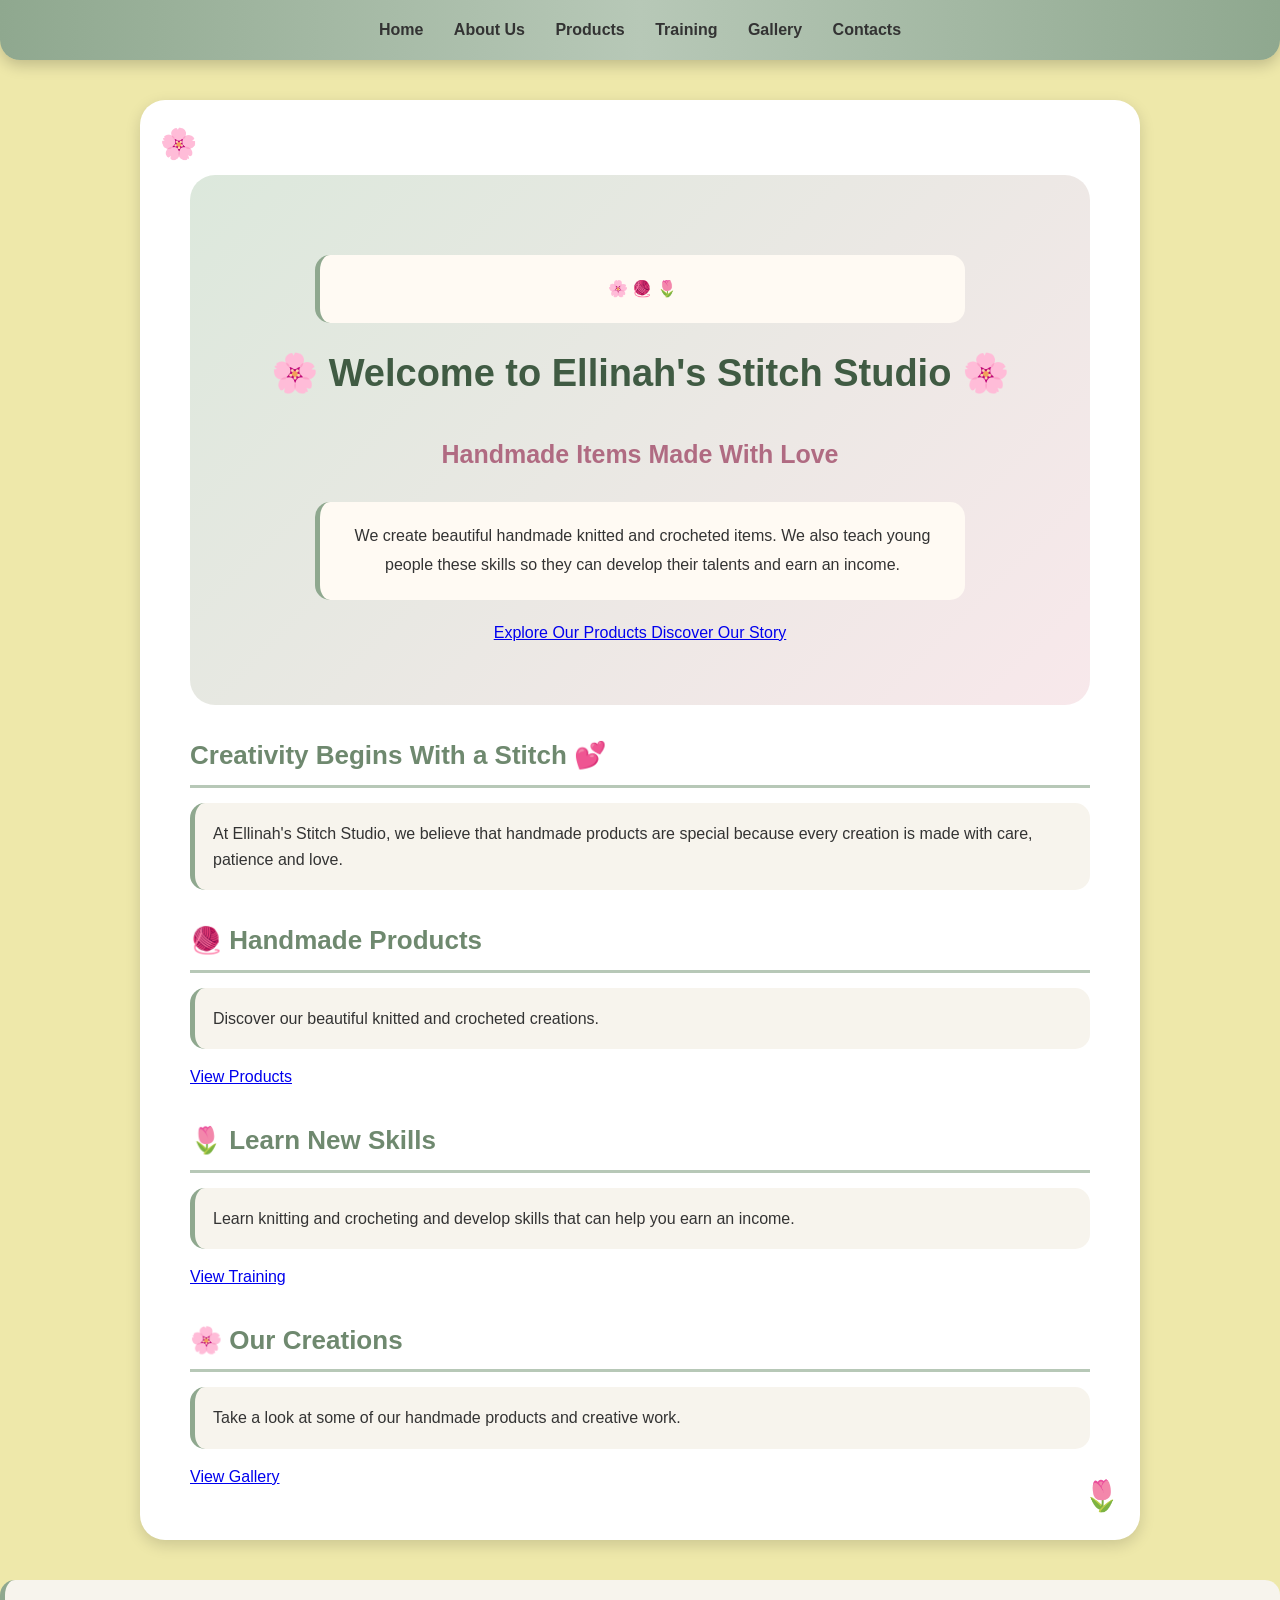
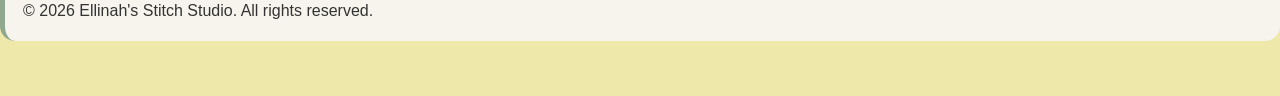
<file: index.html>
<!DOCTYPE html>
<html lang="en">
<head>
    <meta charset="UTF-8">
    <meta name="viewport" content="width=device-width, initial-scale=1.0">

    <title>Home - Ellinah's Stitch Studio</title>

    <link rel="stylesheet" href="style.css">
    <link rel="stylesheet" href="index.css">

    <script src="index.js" defer></script>
</head>

<body>

    <nav>
        <a href="index.html">Home</a>
        <a href="aboutus.html">About Us</a>
        <a href="products.html">Products</a>
        <a href="Training.html">Training</a>
        <a href="Gallery.html">Gallery</a>
        <a href="Contacts.html">Contacts</a>
    </nav>

    <main class="home-page">

        <section class="welcome">
            <div class="welcome-content">
                <p class="flower-decoration">🌸 🧶 🌷</p>

                <h1>Welcome to Ellinah's Stitch Studio</h1>

                <h2>Handmade Items Made With Love</h2>

                <p>
                    We create beautiful handmade knitted and
                    crocheted items. We also teach young people
                    these skills so they can develop their talents
                    and earn an income.
                </p>

                <a href="products.html" class="home-button">
                    Explore Our Products
                </a>

                <a href="aboutus.html" class="home-button">
                    Discover Our Story
                </a>
            </div>
        </section>

        <section class="home-introduction">
            <h2>Creativity Begins With a Stitch 💕</h2>

            <p>
                At Ellinah's Stitch Studio, we believe that
                handmade products are special because every
                creation is made with care, patience and love.
            </p>
        </section>

        <section class="home-features">

            <div class="feature-card">
                <h2>🧶 Handmade Products</h2>
                <p>
                    Discover our beautiful knitted and
                    crocheted creations.
                </p>
                <a href="products.html">View Products</a>
            </div>

            <div class="feature-card">
                <h2>🌷 Learn New Skills</h2>
                <p>
                    Learn knitting and crocheting and develop
                    skills that can help you earn an income.
                </p>
                <a href="Training.html">View Training</a>
            </div>

            <div class="feature-card">
                <h2>🌸 Our Creations</h2>
                <p>
                    Take a look at some of our handmade
                    products and creative work.
                </p>
                <a href="Gallery.html">View Gallery</a>
            </div>

        </section>

    </main>

    <footer>
        <p>&copy; 2026 Ellinah's Stitch Studio. All rights reserved.</p>
    </footer>

</body>
</html>
</file>
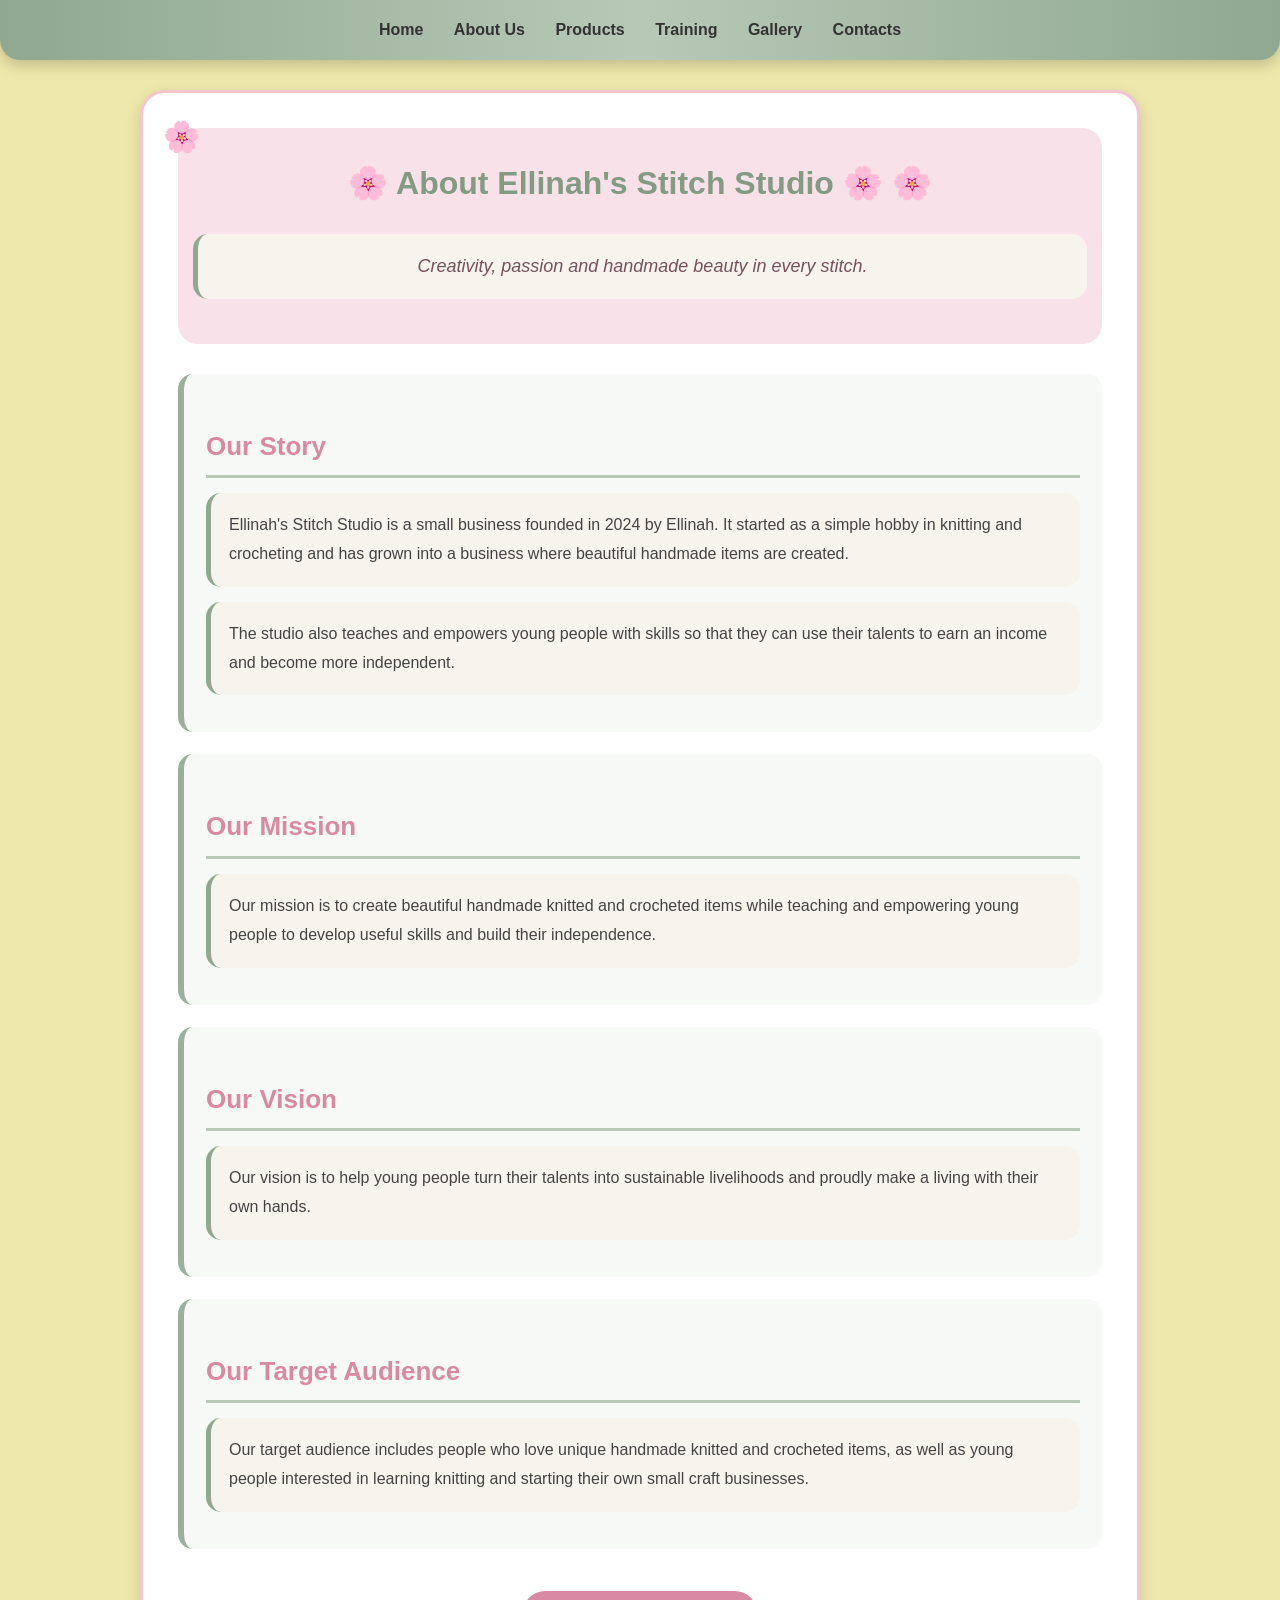
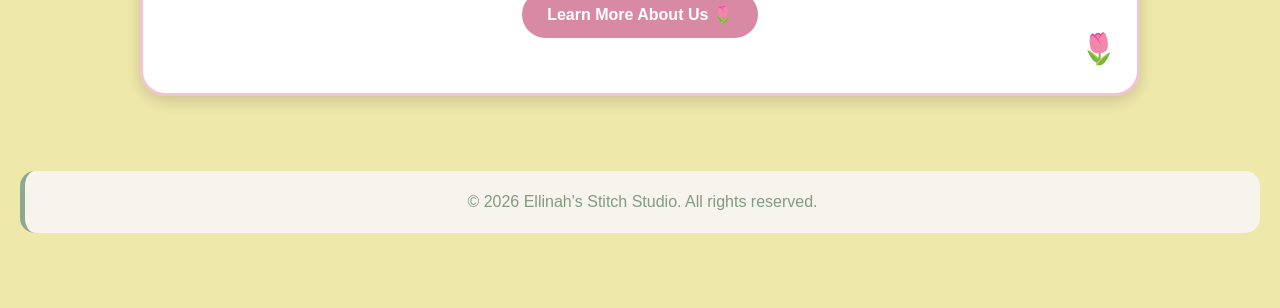
<file: aboutus.html>
<!DOCTYPE html>
<html lang="en">
<head>
    <meta charset="UTF-8">
    <meta name="viewport" content="width=device-width, initial-scale=1.0">

    <title>About Us - Ellinah's Stitch Studio</title>

    <link rel="stylesheet" href="style.css">
    <link rel="stylesheet" href="aboutus.css">

    <script src="aboutus.js" defer></script>
</head>
<body>

    <!-- Navigation -->
    <nav>
        <a href="index.html">Home</a>
        <a href="aboutus.html">About Us</a>
        <a href="products.html">Products</a>
        <a href="Training.html">Training</a>
        <a href="Gallery.html">Gallery</a>
        <a href="Contacts.html">Contacts</a>
    </nav>

    <main class="about-page">

        <section class="about-heading">
            <h1>About Ellinah's Stitch Studio 🌸</h1>
            <p class="about-intro">
                Creativity, passion and handmade beauty in every stitch.
            </p>
        </section>

        <section class="about-section">
            <h2>Our Story</h2>

            <p>
                Ellinah's Stitch Studio is a small business founded in
                2024 by Ellinah. It started as a simple hobby in knitting
                and crocheting and has grown into a business where
                beautiful handmade items are created.
            </p>

            <p>
                The studio also teaches and empowers young people with
                skills so that they can use their talents to earn an
                income and become more independent.
            </p>
        </section>

        <section class="about-section">
            <h2>Our Mission</h2>

            <p>
                Our mission is to create beautiful handmade knitted
                and crocheted items while teaching and empowering
                young people to develop useful skills and build
                their independence.
            </p>
        </section>

        <section class="about-section">
            <h2>Our Vision</h2>

            <p>
                Our vision is to help young people turn their talents
                into sustainable livelihoods and proudly make a living
                with their own hands.
            </p>
        </section>

        <section class="about-section">
            <h2>Our Target Audience</h2>

            <p>
                Our target audience includes people who love unique
                handmade knitted and crocheted items, as well as
                young people interested in learning knitting and
                starting their own small craft businesses.
            </p>
        </section>

        <section class="about-more">
            <button id="aboutButton" type="button">
                Learn More About Us 🌷
            </button>

            <p id="aboutMessage" hidden>
                Ellinah's Stitch Studio was founded in 2024.
                We create handmade knitted and crocheted products
                and help young people develop skills they can use
                to earn an income and start small craft businesses.
            </p>
        </section>

    </main>

    <footer>
        <p>&copy; 2026 Ellinah's Stitch Studio. All rights reserved.</p>
    </footer>

</body>
</html>
</file>
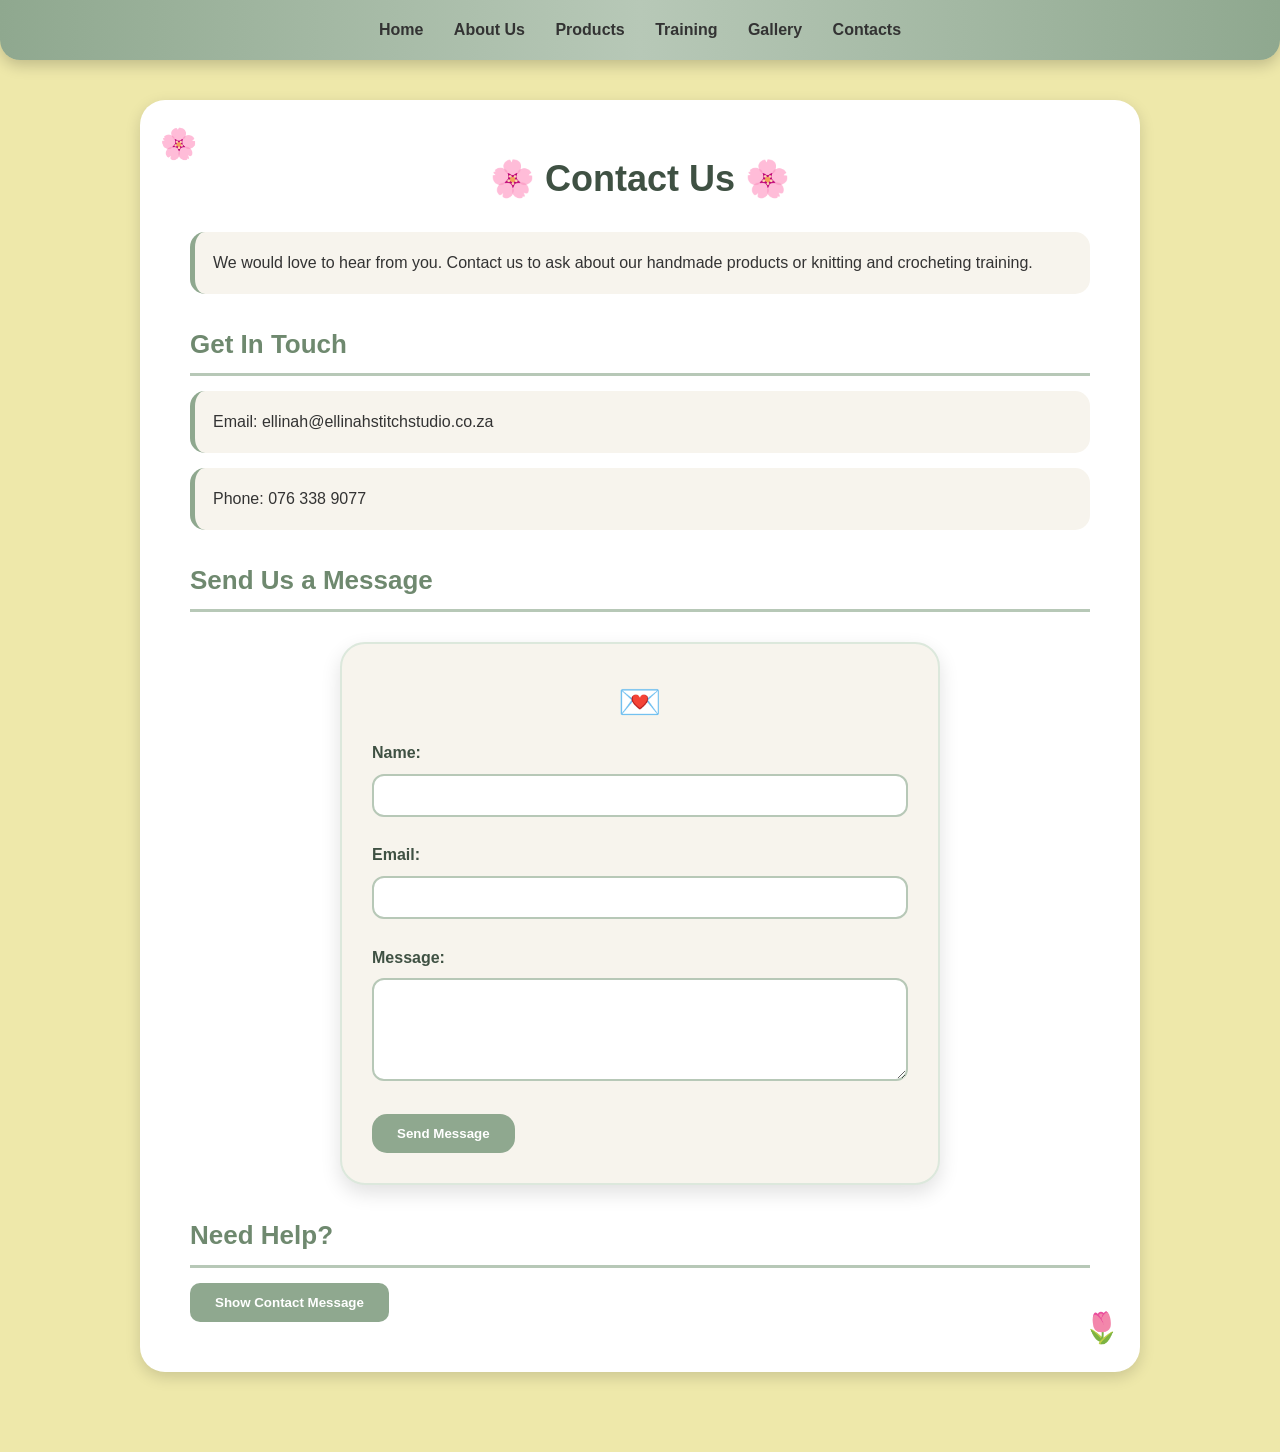
<file: Contacts.html>
<!DOCTYPE html>
<html lang="en">
<head>
    <meta charset="UTF-8">
    <meta name="viewport" content="width=device-width, initial-scale=1.0">

    <title>Contacts - Ellinah's Stitch Studio</title>

    <link rel="stylesheet" href="style.css">
    
    <script src="contacts.js" defer></script>
</head>
<body>

    <nav>
        <a href="index.html">Home</a>
        <a href="aboutus.html">About Us</a>
        <a href="products.html">Products</a>
        <a href="Training.html">Training</a>
        <a href="Gallery.html">Gallery</a>
        <a href="Contacts.html">Contacts</a>
    </nav>

    <main>
        <h1>Contact Us</h1>

        <p>
            We would love to hear from you. Contact us to ask about our
            handmade products or knitting and crocheting training.
        </p>

        <h2>Get In Touch</h2>

        <p>Email: ellinah@ellinahstitchstudio.co.za</p>
        <p>Phone: 076 338 9077</p>

        <h2>Send Us a Message</h2>

        <form>
            <label for="name">Name:</label><br>
            <input type="text" id="name" name="name" required><br><br>

            <label for="email">Email:</label><br>
            <input type="email" id="email" name="email" required><br><br>

            <label for="message">Message:</label><br>
            <textarea id="message" name="message" rows="5" required></textarea><br><br>

            <button type="submit">Send Message</button>
        </form>

        <h2>Need Help?</h2>

        <button id="contactButton" type="button">
            Show Contact Message
        </button>

        <p id="contactMessage" hidden>
            Thank you for visiting Ellinah's Stitch Studio!
            Contact us to learn more about our handmade products
            and knitting and crocheting training.
        </p>
    </main>

</body>
</html>
</file>
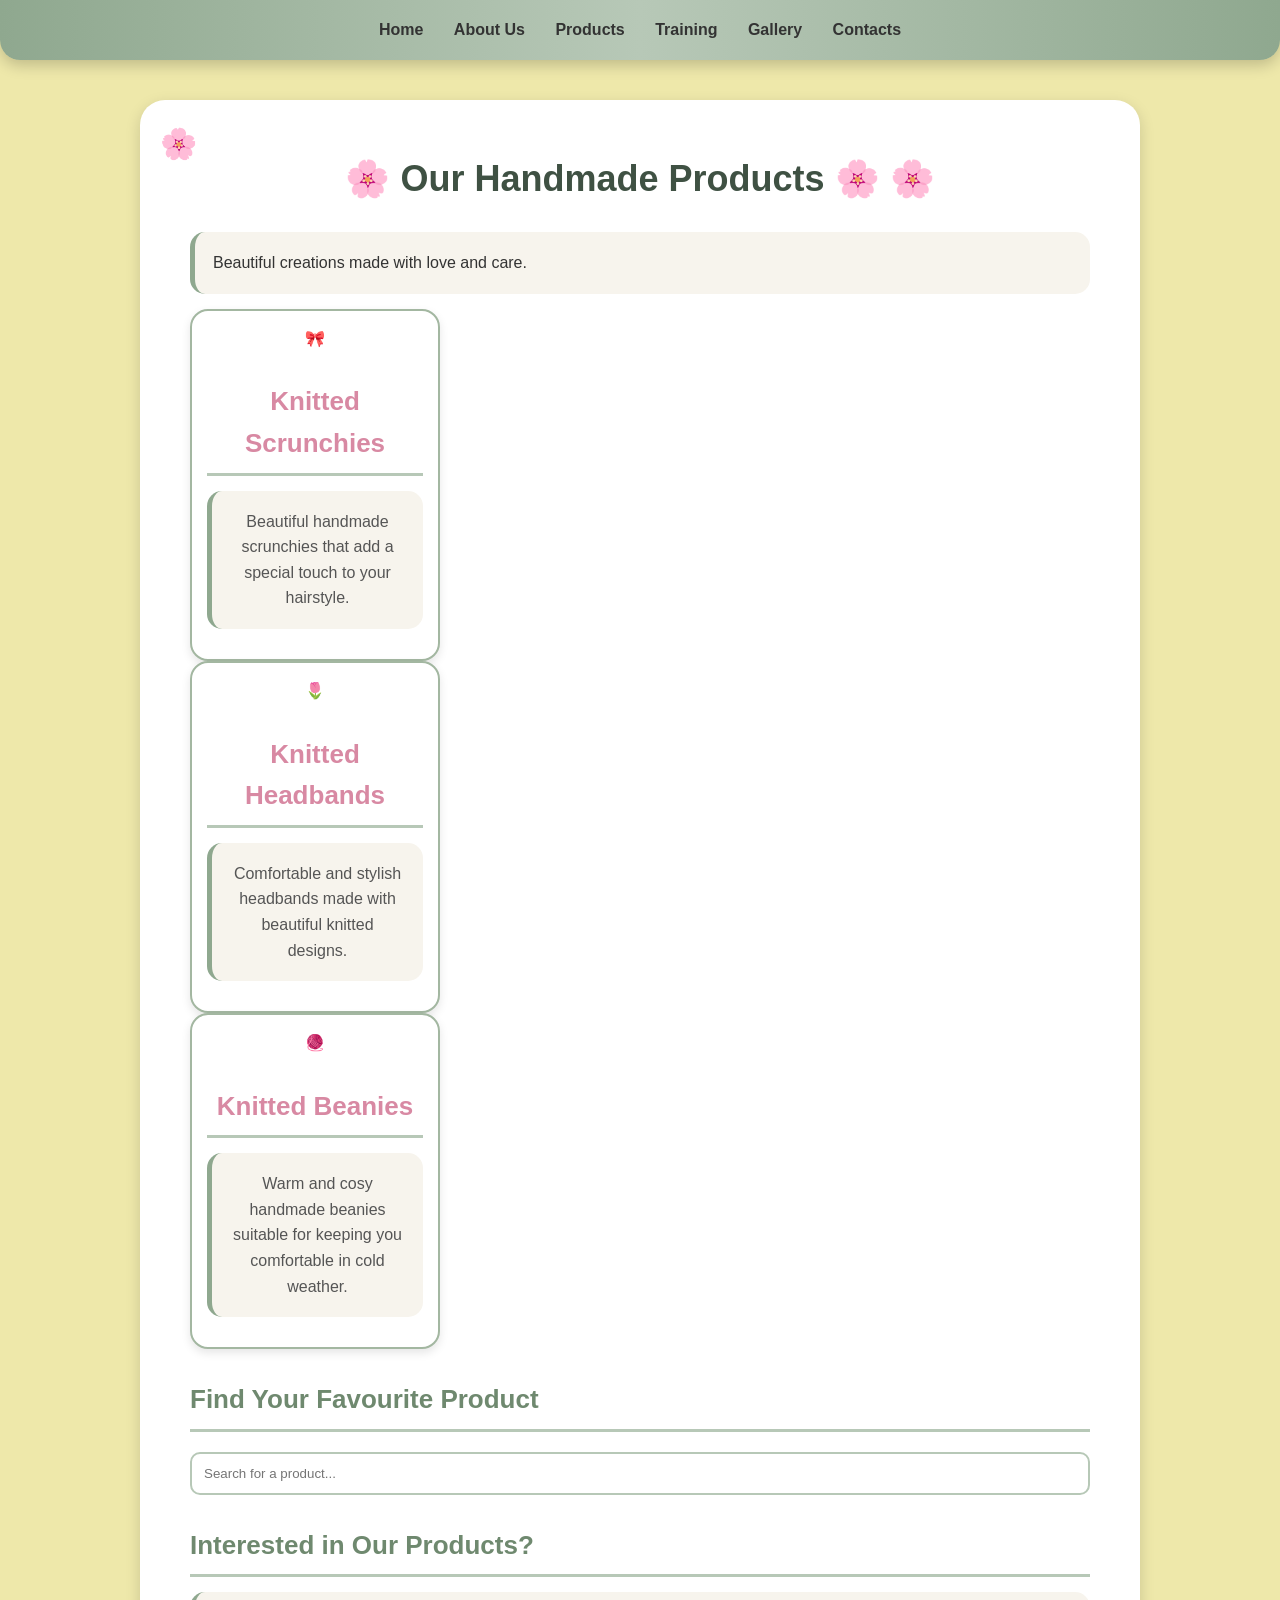
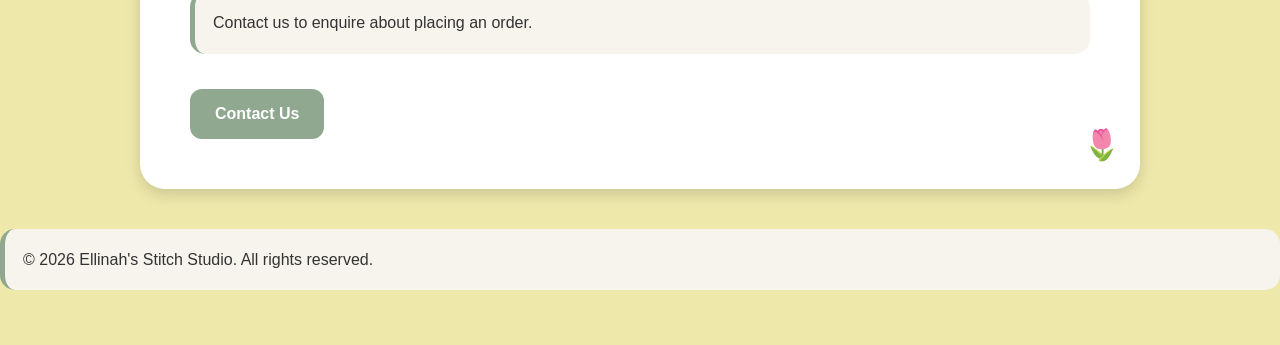
<file: products.html>
<!DOCTYPE html>
<html lang="en">
<head>
    <meta charset="UTF-8">
    <meta name="viewport" content="width=device-width, initial-scale=1.0">

    <title>Our Products - Ellinah's Stitch Studio</title>

    <link rel="stylesheet" href="style.css">
    <link rel="stylesheet" href="products.css">

    <script src="products.js" defer></script>
</head>

<body>

    <nav>
        <a href="index.html">Home</a>
        <a href="aboutus.html">About Us</a>
        <a href="products.html">Products</a>
        <a href="Training.html">Training</a>
        <a href="Gallery.html">Gallery</a>
        <a href="Contacts.html">Contacts</a>
    </nav>

    <main class="products-page">

        <section class="products-heading">
            <h1>Our Handmade Products 🌸</h1>
            <p>Beautiful creations made with love and care.</p>
        </section>

        <section class="product-list">

            <div class="product-card searchable-item">
                <div class="product-icon">🎀</div>
                <h2>Knitted Scrunchies</h2>
                
                <p>
                    Beautiful handmade scrunchies that add a special
                    touch to your hairstyle.
                </p>
            </div>

            <div class="product-card searchable-item">
                <div class="product-icon">🌷</div>
                <h2>Knitted Headbands</h2>
                <p>
                    Comfortable and stylish headbands made with
                    beautiful knitted designs.
                </p>
            </div>

            <div class="product-card searchable-item">
                <div class="product-icon">🧶</div>
                <h2>Knitted Beanies</h2>
                <p>
                    Warm and cosy handmade beanies suitable for
                    keeping you comfortable in cold weather.
                </p>
            </div>

        </section>

        <section class="product-search">
            <h2>Find Your Favourite Product</h2>

            <input
                type="text"
                id="pageSearch"
                placeholder="Search for a product..."
            >
        </section>

        <section class="product-order">
            <h2>Interested in Our Products?</h2>
            <p>Contact us to enquire about placing an order.</p>

            <a href="Contacts.html" class="button">
                Contact Us
            </a>
        </section>

    </main>

    <footer>
        <p>&copy; 2026 Ellinah's Stitch Studio. All rights reserved.</p>
    </footer>

</body>
</html>
</file>
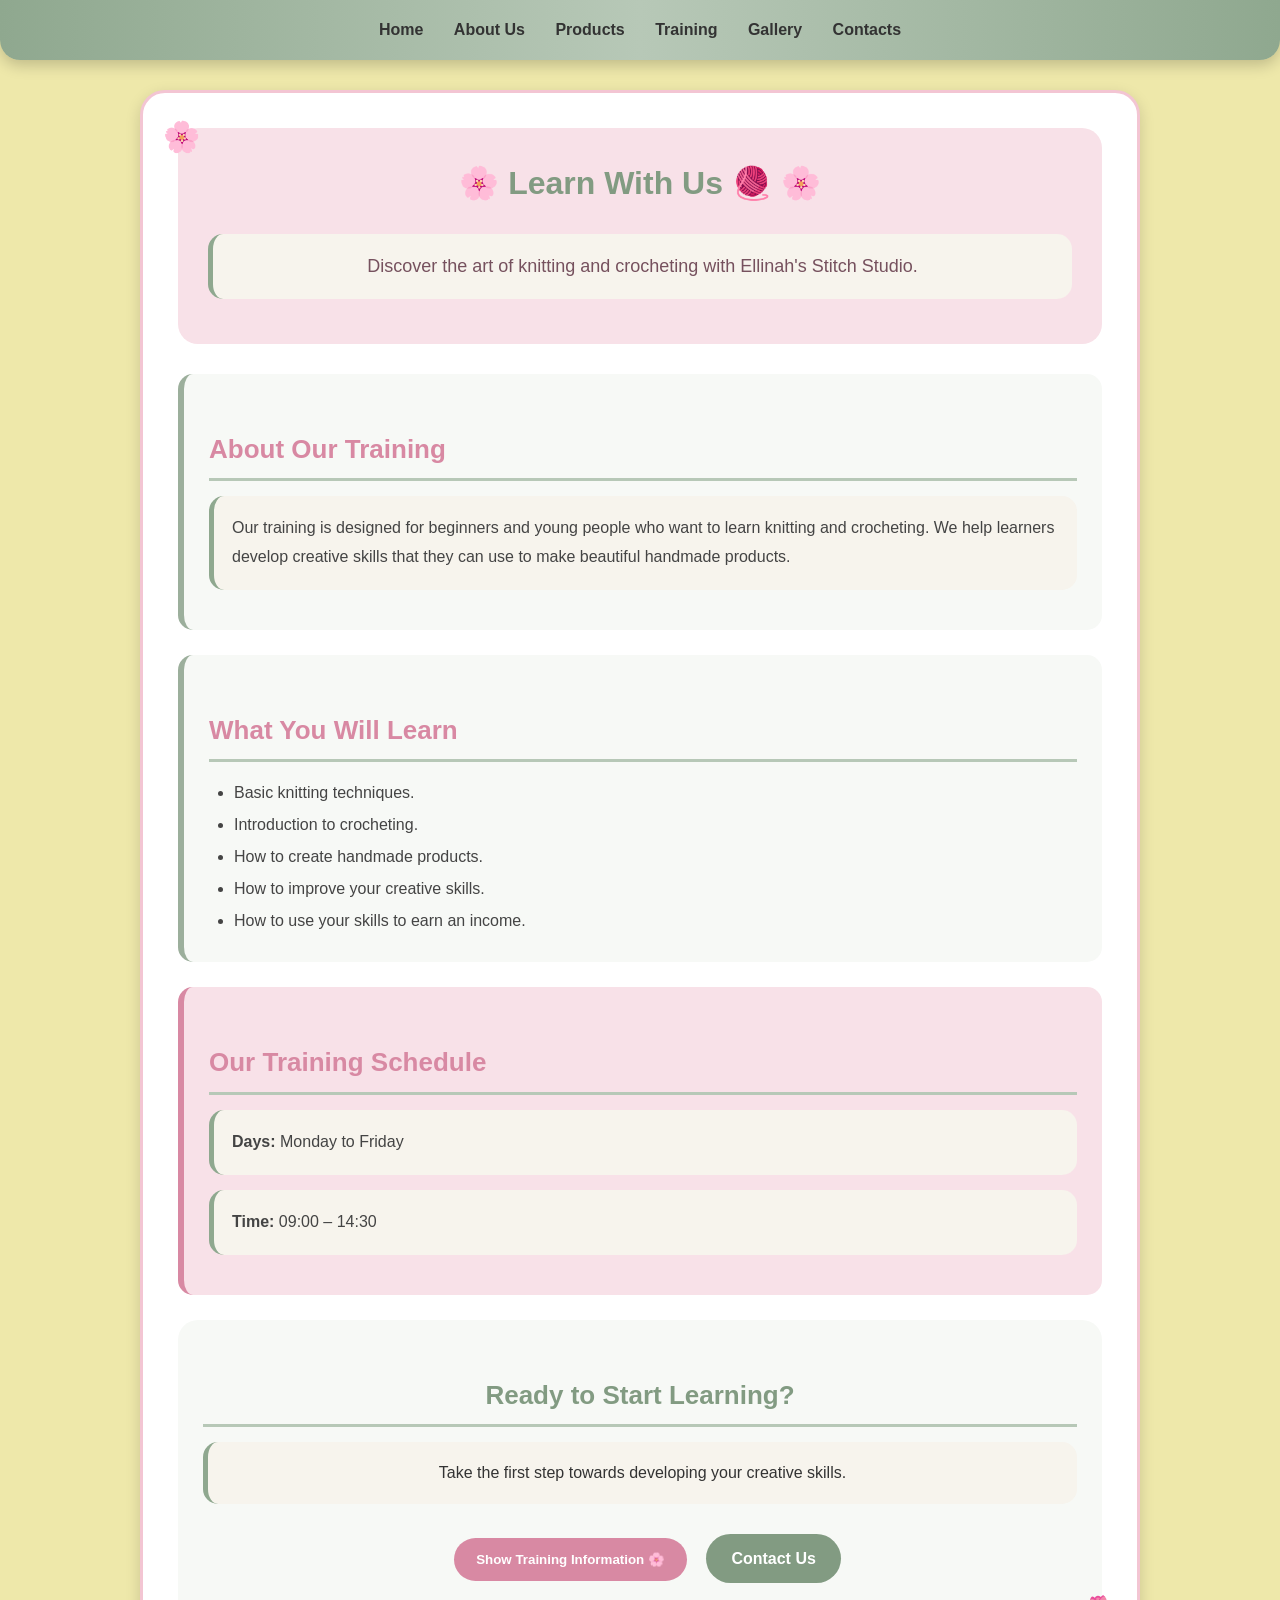
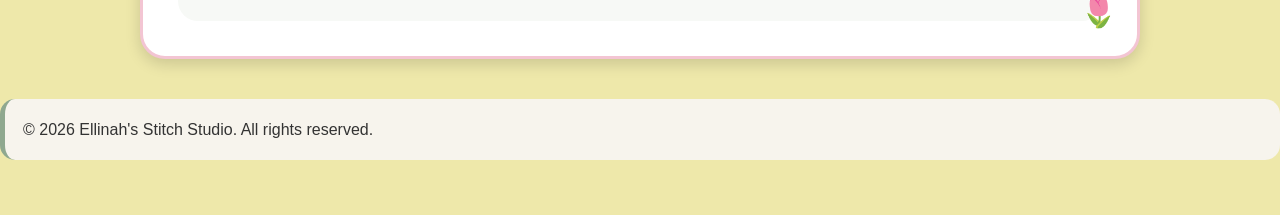
<file: Training.html>
<!DOCTYPE html>
<html lang="en">
<head>
    <meta charset="UTF-8">
    <meta name="viewport" content="width=device-width, initial-scale=1.0">

    <title>Training - Ellinah's Stitch Studio</title>

    <link rel="stylesheet" href="style.css">
    <link rel="stylesheet" href="Training.css">

    <script src="Training.js" defer></script>
</head>

<body>

    <nav>
        <a href="index.html">Home</a>
        <a href="aboutus.html">About Us</a>
        <a href="products.html">Products</a>
        <a href="Training.html">Training</a>
        <a href="Gallery.html">Gallery</a>
        <a href="Contacts.html">Contacts</a>
    </nav>

    <main class="training-page">

        <section class="training-heading">
            <h1>Learn With Us 🧶</h1>
            <p>
                Discover the art of knitting and crocheting
                with Ellinah's Stitch Studio.
            </p>
        </section>

        <section class="training-section">
            <h2>About Our Training</h2>

            <p>
                Our training is designed for beginners and young
                people who want to learn knitting and crocheting.
                We help learners develop creative skills that they
                can use to make beautiful handmade products.
            </p>
        </section>

        <section class="training-section">
            <h2>What You Will Learn</h2>

            <ul>
                <li>Basic knitting techniques.</li>
                <li>Introduction to crocheting.</li>
                <li>How to create handmade products.</li>
                <li>How to improve your creative skills.</li>
                <li>How to use your skills to earn an income.</li>
            </ul>
        </section>

        <section class="training-section schedule">
            <h2>Our Training Schedule</h2>

            <p><strong>Days:</strong> Monday to Friday</p>
            <p><strong>Time:</strong> 09:00 – 14:30</p>
        </section>

        <section class="training-more">
            <h2>Ready to Start Learning?</h2>

            <p>
                Take the first step towards developing your
                creative skills.
            </p>

            <button id="trainingButton" type="button">
                Show Training Information 🌸
            </button>

            <p id="trainingInfo" hidden>
                Our training welcomes beginners who are interested
                in learning knitting and crocheting. Contact us
                to find out more about joining.
            </p>

            <a href="Contacts.html" class="button">
                Contact Us
            </a>
        </section>

    </main>

    <footer>
        <p>&copy; 2026 Ellinah's Stitch Studio. All rights reserved.</p>
    </footer>

</body>
</html>
</file>
<file: style.css>
* {
    box-sizing: border-box;
    margin: 0;
    padding: 0;
}
html {
    scroll-behavior: smooth;
}
body {
    font-family: Arial, Helvetica, sans-serif;
    background-color: palegoldenrod;
    background: radial-gradient(circle at the top right, #dce8dc 0% transparent 30%);
    color: #333333;
    line-height: 1.6;
    padding-bottom: 40px;
}
nav {
    background: linear-gradient(90deg, #8fa88f, #b7c8b7, #8fa88f);
    padding: 2px 8px;
    text-align: center;
    border-radius: 0 0 20px 20px;
    box-shadow: 0 5px 15px rgba(0, 0, 0, 0.2);
    position: sticky;
    top: 0;
    z-index: 1000;
}
nav a {
    display: inline-block;
    color: #333333;
    text-decoration: none;
    margin: 5px;
    padding: 10px 8px;
    font-weight: bold;
    border-radius: 20px;
    transition: 0.4s;
}
nav a:hover {
    background-color: white;
    color: #6f896f;
    transform: translateY(-4px) scale(1.05);
    box-shadow: 0 5px 10px rgba(0, 0, 0, 0.15);
}
main {
    max-width: 1000px;
    margin: 40px auto; 
    padding: 50px;
    background-color: white;
    border-radius: 25px;
    box-shadow: 0 5px 15px rgba(0, 0, 0, 0.15);
    position: relative;
    overflow: hidden;
    animation: pageAppear 1s ease-in;
}
h1 {
    color: #3f5143;
    text-align: center;
    font-size: 36px;
    margin-bottom: 25px;
    position: relative;
    animation: headingAppear 1s ease-in;
}
h1::before {
  content: "🌸 ";
}
h1::after {
content: " 🌸";
}
h2 {
color: #6f896f;
font-size: 26px;
margin: 30px 0 15px;
border-bottom: 3px solid #b7c8b7;
padding-bottom: 8px;
}
p {
background-color: #f7f4ed;
padding: 18px;
margin: 15px 0;
border-radius: 15px;
 border-left: 5px solid #8fa88f;
transition: 0.4s;
}
p:hover {
transform: translateY(-5px);
 box-shadow: 0 5px 12px rgba(0, 0, 0, 0.12);
}
.info-box {
    background-color: #f7f4ed;
    padding: 25px;
    margin: 20px 0;
    border-radius: 18px;
    border: 2px solid #b7c8b7;
    cursor: pointer;
    transition: 0.4s;
}
.info-box:hover {
transform: translateY(-8px);
box-shadow: 0 8px 18px rgba(0, 0, 0, 0.15);
}
.button {
    display: inline-block;
    margin-top: 20px;
    padding: 12px 25px;
    background-color: #8fa88f;
    color: white;
  text-decoration: none;
    border-radius: 12px;
    font-weight: bold;
    transition: 0.4s;
}
.button:hover {
    transform: scale(1.08);
    background-color: #6f896f;
}
.welcome {
    text-align: center;
    padding: 30px;
}
.welcome h2 {
    border: none;
    text-align: center;
}
.product-container {
    display: flex;
    flex-wrap: wrap;
    justify-content: center;
    gap: 25px;
}
.product-card {
    width: 250px;
    padding: 20px;
    background-color: #f7f4ed;
    border-radius: 18px;
    text-align: center;
    border: 2px solid #b7c8b7;
    transition: 0.4s;
    cursor: pointer;
}
.product-card:hover {
    transform: translateY(-10px) scale(1.03);
    box-shadow: 0 8px 18px rgba(0, 0, 0, 0.15);
}
.product-card img {
width: 100%;
height: 200px;
object-fit: cover;
border-radius: 12px;
margin-bottom: 15px;
}
gallery {
    display: flex;
    flex-wrap: wrap;
    gap: 20px;
    justify-content: center;
}
.gallery img {
    width: 200px;
    height: 200px;
    object-fit: cover;
    border-radius: 15px;
    border: 4px solid white;
    box-shadow: 0 4px 10px rgba(0, 0, 0, 0.15);
    transition: 0.4s;
}
.gallery img:hover {
    transform: scale(1.08) rotate(2deg);
}
form {
    background-color: #f7f4ed;
    padding: 25px;
    border-radius: 18px;
    border: 2px solid #b7c8b7;
}
input,
textarea {
    width: 100%;
    padding: 12px;
    margin-top: 5px;
    border: 2px solid #b7c8b7;
    border-radius: 10px;
    font-family: Arial, Helvetica, sans-serif;
}
input:focus,
textarea:focus {
    outline: none;
    border-color: #6f896f;
}
button {
    padding: 12px 25px;
    background-color: #8fa88f;
    color: white;
    border: none;
    border-radius: 10px;
    font-weight: bold;
    cursor: pointer;
    transition: 0.4s;
}
button:hover {
    transform: scale(1.08);
}
main::before {
    content: "🌸";
    position: absolute;
    top: 15px;
    left: 20px;
    font-size: 35px;
    animation: floatFlower 3s ease-in-out infinite;
}
main::after {
    content: "🌷";
    position: absolute;
    bottom: 15px;
    right: 20px;
    font-size: 35px;
    animation: floatFlower 3s ease-in-out infinite;
}
.floating-flower {
    position: fixed;
    font-size: 25px;
    pointer-events: none;
    animation: floating 6s linear infinite;
    opacity: 0.7;
}
.flower1 {
    left: 10%;
    top: 80%;
}
.flower2 {
    left: 80%;
    top: 70%;
    animation-delay: 2s;
}
.flower3 {
    left: 50%;
    top: 90%;
    animation-delay: 4s;
}
@keyframes pageAppear {
  from {
  opacity: 0;
  transform: translateY(25px);
    }
   to {
   opacity: 1;
  transform: translateY(0);
  }
}
@keyframes headingAppear {
  from {
  opacity: 0;
    transform: scale(0.8);
    }
    to {
    opacity: 1;
    transform: scale(1);
    }
}
@keyframes floatFlower {
  0%, 100% {
   transform: translateY(0) rotate(0deg);
    }
  50% {
  transform: translateY(-10px) rotate(8deg);
  }
}
@keyframes floating {
  0% {
  transform: translateY(0) rotate(0deg);
    }
  50% {
   transform: translateY(-100px) rotate(180deg);
   }
  100% {
  transform: translateY(-200px) rotate(360deg);
   opacity: 0;
 }
}
@media (max-width: 600px) {
nav a {
     display: block;
     margin: 5px;
    }
    main {
    margin: 20px 10px;
    padding: 30px 20px;
    }
    h1 {
    font-size: 28px;
    }
    h2 {
     font-size: 22px;
    }
  .product-card {
    width: 100%;
    }
  .gallery img {
  width: 150px;
   height: 150px;
    }
}
.gallery {
    display: flex;
    flex-wrap: wrap;
    justify-content: center;
    gap: 25px;
    padding: 25px;
}
.gallery img {
    width: 200px;
    height: 200px;
    object-fit: cover;
    border-radius: 25px;
    border: 6px solid white;
    box-shadow: 0 8px 20px rgba(0, 0, 0, 0.15);
    transition: 0.5s;
}
.gallery img:hover {
    transform: scale(1.08);
    box-shadow: 0 12px 25px rgba(0, 0, 0, 0.20);
}
form {
    max-width: 600px;
    margin: 30px auto;
    padding: 30px;
    background-color: #f7f4ed;
    border-radius: 25px;
    box-shadow: 0 8px 20px rgba(0, 0, 0, 0.12);
    position: relative;
    z-index: 5;
}
form label {
    font-weight: bold;
    color: #3f5143;
}
form input,
form textarea {
    width: 100%;
    padding: 12px;
    margin-top: 8px;
    border: 2px solid #b7c8b7;
    border-radius: 12px;
    background-color: white;
    outline: none;
}
form input:focus,
form textarea:focus {
    border-color: #b06b82;
    box-shadow: 0 0 10px rgba(176, 107, 130, 0.25);
}
form button {
    padding: 12px 25px;
    border: none;
    border-radius: 15px;
    background-color: #8fa88f;
    color: white;
    font-weight: bold;
    cursor: pointer;
    transition: 0.4s;
}
form button:hover {
    background-color: #b06b82;
    transform: translateY(-3px);
}
@media (max-width: 700px) {
    .gallery img {
        width: 150px;
        height: 150px;
    }
    form {
        padding: 20px;
    }
}gallery {
    display: flex;
    flex-wrap: wrap;
    justify-content: center;
    gap: 25px;
    padding: 25px;
}
.gallery img {
    width: 200px;
    height: 200px;
    object-fit: cover;
    border-radius: 25px;
    border: 6px solid white;
    box-shadow: 0 8px 20px rgba(0, 0, 0, 0.15);
    transition: all 0.5s ease;
}
/* Floating effect */
.gallery img:hover {
    transform: translateY(-10px) scale(1.08) rotate(2deg);
    box-shadow:
        0 15px 30px rgba(0, 0, 0, 0.22);
}
.gallery::before {
    content: "🌸";
    font-size: 30px;
    display: block;
    width: 100%;
    text-align: center;
    animation: floatingIcon 3s ease-in-out infinite;
}
form {
    max-width: 600px;
    margin: 30px auto;
    padding: 30px;
    background-color: #f7f4ed;
    border-radius: 25px;
    border: 2px solid #dce8dc;
    box-shadow:
        0 8px 20px rgba(0, 0, 0, 0.12);

    position: relative;
    z-index: 5;

    transition: all 0.5s ease;
}
form:hover {
    transform: translateY(-8px)
    box-shadow:
        0 15px 30px rgba(0, 0, 0, 0.18);
}
form::before {
    content: "💌";
    display: block;
    text-align: center;
    font-size: 35px;
    margin-bottom: 10px;
    animation: floatingIcon 3s ease-in-out infinite;
}
form label {
    font-weight: bold;
    color: #3f5143;
}s
form input,
form textarea {
    width: 100%;
    padding: 12px;

    margin-top: 8px;

    border: 2px solid #b7c8b7;
    border-radius: 12px;

    background-color: white;
    outline: none;
    transition: all 0.3s ease;
}
form input:focus,
form textarea:focus {
    border-color: #b06b82;
    box-shadow:
        0 0 12px rgba(176, 107, 130, 0.25);
    transform: scale(1.01);
}
form button {
    padding: 12px 25px;
    border: none;
    border-radius: 15px;
    background-color: #8fa88f;
    color: white;
    font-weight: bold;
    cursor: pointer;
    transition: all 0.4s ease;
}
form button:hover {
    background-color: #b06b82;
    transform:
        translateY(-4px)
        scale(1.05);
    box-shadow:
        0 8px 18px rgba(0, 0, 0, 0.18);
}
main::before {
    content: "🌸";
    position: absolute;
    top: 20px;
    left: 20px;
    font-size: 30px;
    animation: floatingIcon 3s ease-in-out infinite;
}
main::after {
    content: "🌷";
    position: absolute;
    bottom: 20px;
    right: 20px;
    font-size: 30px;
    animation: floatingIcon 4s ease-in-out infinite;
}
@keyframes floatingIcon {

    0%, 100% {
        transform: translateY(0);
    }
    50% {
        transform: translateY(-10px);
    }
}
@media (max-width: 700px) {
    .gallery img {
        width: 150px;
        height: 150px;
    }
    form {
        padding: 20px;
    }
}
</file>
<file: index.css>
.welcome {
    text-align: center;
    background: linear-gradient(135deg, #dce8dc, #f8e8eb);
    padding: 60px 25px;
    border-radius: 25px;
    margin: 25px auto;
    animation: fadeIn 1.2s ease;
}

.welcome h1 {
    color: #405b43;
    font-size: 38px;
    margin-bottom: 20px;
}

.welcome h2 {
    color: #b06b82;
    border: none;
    font-size: 25px;
}

.welcome p {
    max-width: 650px;
    margin: 20px auto;
    line-height: 1.8;
    background: #fffaf3;
    padding: 20px;
    border-radius: 15px;
}

.button {
    display: inline-block;
    background-color: #8fa88f;
    color: white;
    text-decoration: none;
    padding: 13px 24px;
    margin: 10px;
    border-radius: 25px;
    font-weight: bold;
    transition: 0.3s;
}

.button:hover {
    background-color: #58745a;
    transform: translateY(-5px);
}

.welcome-info {
    text-align: center;
    background-color: #fffaf3;
    padding: 30px;
    margin: 25px auto;
    border-radius: 20px;
    border: 2px solid #dce8dc;
}

.welcome-info h2 {
    color: #58745a;
    border: none;
}

.welcome-info p {
    line-height: 1.8;
}

@keyframes fadeIn {
    from {
        opacity: 0;
        transform: translateY(20px);
    }

    to {
        opacity: 1;
        transform: translateY(0);
    }
}

/* Mobile screen */

@media (max-width: 600px) {
    .welcome {
        padding: 35px 15px;
    }

    .welcome h1 {
        font-size: 28px;
    }

    .button {
        display: block;
        margin: 12px auto;
    }
}
/* Floating flower animation */
.flower {
    position: fixed;
    bottom: -30px;
    font-size: 25px;
    pointer-events: none;
    animation: floatFlower 7s linear forwards;
    z-index: 1000;
}

@keyframes floatFlower {
    0% {
        transform: translateY(0) rotate(0deg);
        opacity: 0;
    }

    20% {
        opacity: 1;
    }

    100% {
        transform: translateY(-100vh) rotate(360deg);
        opacity: 0;
    }
}
</file>
<file: aboutus.css>
.about-page {
    background: #ffffff;
    border: 3px solid #f3c5d3;
    border-radius: 25px;
    padding: 35px;
    margin-top: 30px;
    animation: aboutAppear 1s ease;
}

.about-heading {
    text-align: center;
    background: #f8e1e8;
    padding: 30px 15px;
    border-radius: 20px;
    margin-bottom: 30px;
}

.about-heading h1 {
    color: #829b82;
    font-size: 32px;
}

.about-intro {
    color: #76515e;
    font-size: 18px;
    font-style: italic;
}

.about-section {
    background: #f7f9f6;
    border-left: 6px solid #9caf9c;
    border-radius: 15px;
    padding: 22px;
    margin-bottom: 22px;
    transition: transform 0.3s ease, box-shadow 0.3s ease;
}

.about-section:hover {
    transform: translateY(-5px);
    box-shadow: 0 5px 15px rgba(0, 0, 0, 0.12);
}

.about-section h2 {
    color: #d889a3;
    margin-bottom: 12px;
}

.about-section p {
    color: #444444;
    line-height: 1.8;
}

.about-more {
    text-align: center;
    padding: 20px;
}

#aboutButton {
    background: #d889a3;
    color: white;
    border: none;
    padding: 14px 25px;
    border-radius: 25px;
    font-size: 16px;
    cursor: pointer;
    transition: 0.3s;
}

#aboutButton:hover {
    background: #829b82;
    transform: scale(1.05);
}

#aboutMessage {
    background: #f8e1e8;
    color: #444444;
    padding: 20px;
    border-radius: 15px;
    margin-top: 20px;
    line-height: 1.7;
}

footer {
    text-align: center;
    padding: 20px;
    color: #829b82;
}

@keyframes aboutAppear {
    from {
        opacity: 0;
        transform: translateY(20px);
    }

    to {
        opacity: 1;
        transform: translateY(0);
    }
}

/* Mobile layout */
@media (max-width: 600px) {
    .about-page {
        padding: 15px;
    }

    .about-heading h1 {
        font-size: 25px;
    }

    .about-section {
        padding: 17px;
    }
}
</file>
<file: products.css>
.products-container {
    display: grid;
    grid-template-columns: repeat(3, 1fr);
    gap: 25px;
}

.product-card {
    background-color: white;
    padding: 15px;
    border: 2px solid #A3B7A1;
    border-radius: 18px;
    text-align: center;
    box-shadow: 0 4px 10px rgba(0, 0, 0, 0.1);
    transition: 0.3s;
}

.product-card:hover {
    transform: translateY(-7px);
}

.product-card img {
    width: 100%;
    height: 230px;
    object-fit: cover;
    border-radius: 12px;
}

.product-card h2 {
    color: #D889A3;
}

.product-card p {
    color: #555;
}

.product-button {
    display: inline-block;
    background-color: #829B82;
    color: white;
    padding: 12px 22px;
    border-radius: 20px;
    text-decoration: none;
    margin-top: 10px;
}

.product-button:hover {
    background-color: #D889A3;
}

@media (max-width: 750px) {
    .products-container {
        grid-template-columns: 1fr;
    }
}
</file>
<file: Training.css>
/* Training Page */

.training-page {
    background: #ffffff;
    border: 3px solid #f3c5d3;
    border-radius: 25px;
    padding: 35px;
    margin-top: 30px;
}

.training-heading {
    text-align: center;
    background: #f8e1e8;
    padding: 30px;
    border-radius: 20px;
    margin-bottom: 30px;
}

.training-heading h1 {
    color: #829b82;
    font-size: 32px;
}

.training-heading p {
    color: #76515e;
    font-size: 18px;
}

.training-section {
    background: #f7f9f6;
    border-left: 6px solid #9caf9c;
    border-radius: 15px;
    padding: 25px;
    margin-bottom: 25px;
    transition: 0.3s ease;
}

.training-section:hover {
    transform: translateY(-5px);
    box-shadow: 0 5px 15px rgba(0, 0, 0, 0.12);
}

.training-section h2 {
    color: #d889a3;
    margin-bottom: 15px;
}

.training-section p {
    line-height: 1.8;
    color: #444444;
}

.training-section ul {
    padding-left: 25px;
    line-height: 2;
    color: #444444;
}

.schedule {
    background: #f8e1e8;
    border-left-color: #d889a3;
}

.training-more {
    text-align: center;
    background: #f7f9f6;
    padding: 25px;
    border-radius: 20px;
}

.training-more h2 {
    color: #829b82;
}

#trainingButton {
    background: #d889a3;
    color: white;
    border: none;
    padding: 14px 22px;
    border-radius: 25px;
    cursor: pointer;
    margin: 15px;
    transition: 0.3s;
}

#trainingButton:hover {
    background: #829b82;
    transform: scale(1.05);
}

#trainingInfo {
    background: #f8e1e8;
    padding: 20px;
    border-radius: 15px;
    margin: 15px 0;
    line-height: 1.7;
}

.training-more .button {
    display: inline-block;
    background: #829b82;
    color: white;
    text-decoration: none;
    padding: 12px 25px;
    border-radius: 25px;
    margin-top: 15px;
}

.training-more .button:hover {
    background: #d889a3;
}

@media (max-width: 600px) {
    .training-page {
        padding: 15px;
    }

    .training-heading h1 {
        font-size: 25px;
    }
}
</file>
